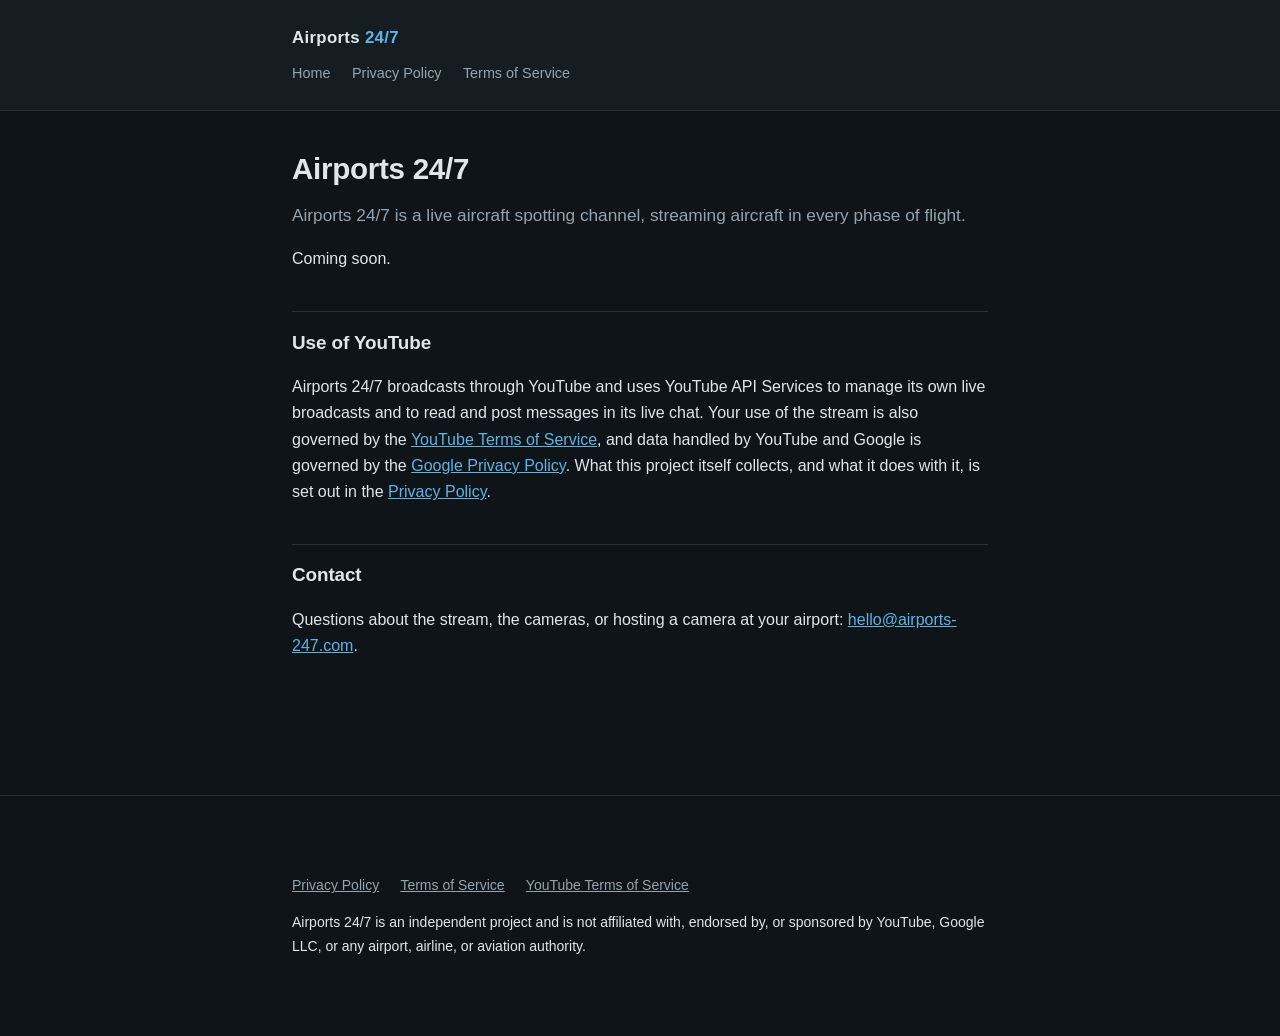
<file: index.html>
<!DOCTYPE html>
<html lang="en">
<head>
<meta charset="utf-8">
<meta name="viewport" content="width=device-width, initial-scale=1">
<title>Airports 24/7</title>
<meta name="description" content="Airports 24/7 is a live aircraft spotting channel, streaming aircraft in every phase of flight.">
<link rel="stylesheet" href="style.css">
</head>
<body>

<header class="site">
  <div class="wrap">
    <a class="brand" href="/">Airports <span>24/7</span></a>
    <nav class="site">
      <a href="/">Home</a>
      <a href="/privacy.html">Privacy Policy</a>
      <a href="/terms.html">Terms of Service</a>
    </nav>
  </div>
</header>

<main class="wrap">

  <h1>Airports 24/7</h1>
  <p class="lede">Airports 24/7 is a live aircraft spotting channel, streaming aircraft in
  every phase of flight.</p>

  <p>Coming soon.</p>

  <h2>Use of YouTube</h2>

  <p>Airports 24/7 broadcasts through YouTube and uses YouTube API Services to manage its own
  live broadcasts and to read and post messages in its live chat. Your use of the stream is
  also governed by the
  <a href="https://www.youtube.com/t/terms" rel="noopener">YouTube Terms of Service</a>, and
  data handled by YouTube and Google is governed by the
  <a href="https://policies.google.com/privacy" rel="noopener">Google Privacy Policy</a>.
  What this project itself collects, and what it does with it, is set out in the
  <a href="/privacy.html">Privacy Policy</a>.</p>

  <h2>Contact</h2>

  <p>Questions about the stream, the cameras, or hosting a camera at your airport:
  <a href="mailto:hello@airports-247.com">hello@airports-247.com</a>.</p>

</main>

<footer class="site">
  <div class="wrap">
    <p class="links">
      <a href="/privacy.html">Privacy Policy</a>
      <a href="/terms.html">Terms of Service</a>
      <a href="https://www.youtube.com/t/terms" rel="noopener">YouTube Terms of Service</a>
    </p>
    <p>Airports 24/7 is an independent project and is not affiliated with, endorsed by, or
    sponsored by YouTube, Google LLC, or any airport, airline, or aviation authority.</p>
  </div>
</footer>

</body>
</html>
</file>
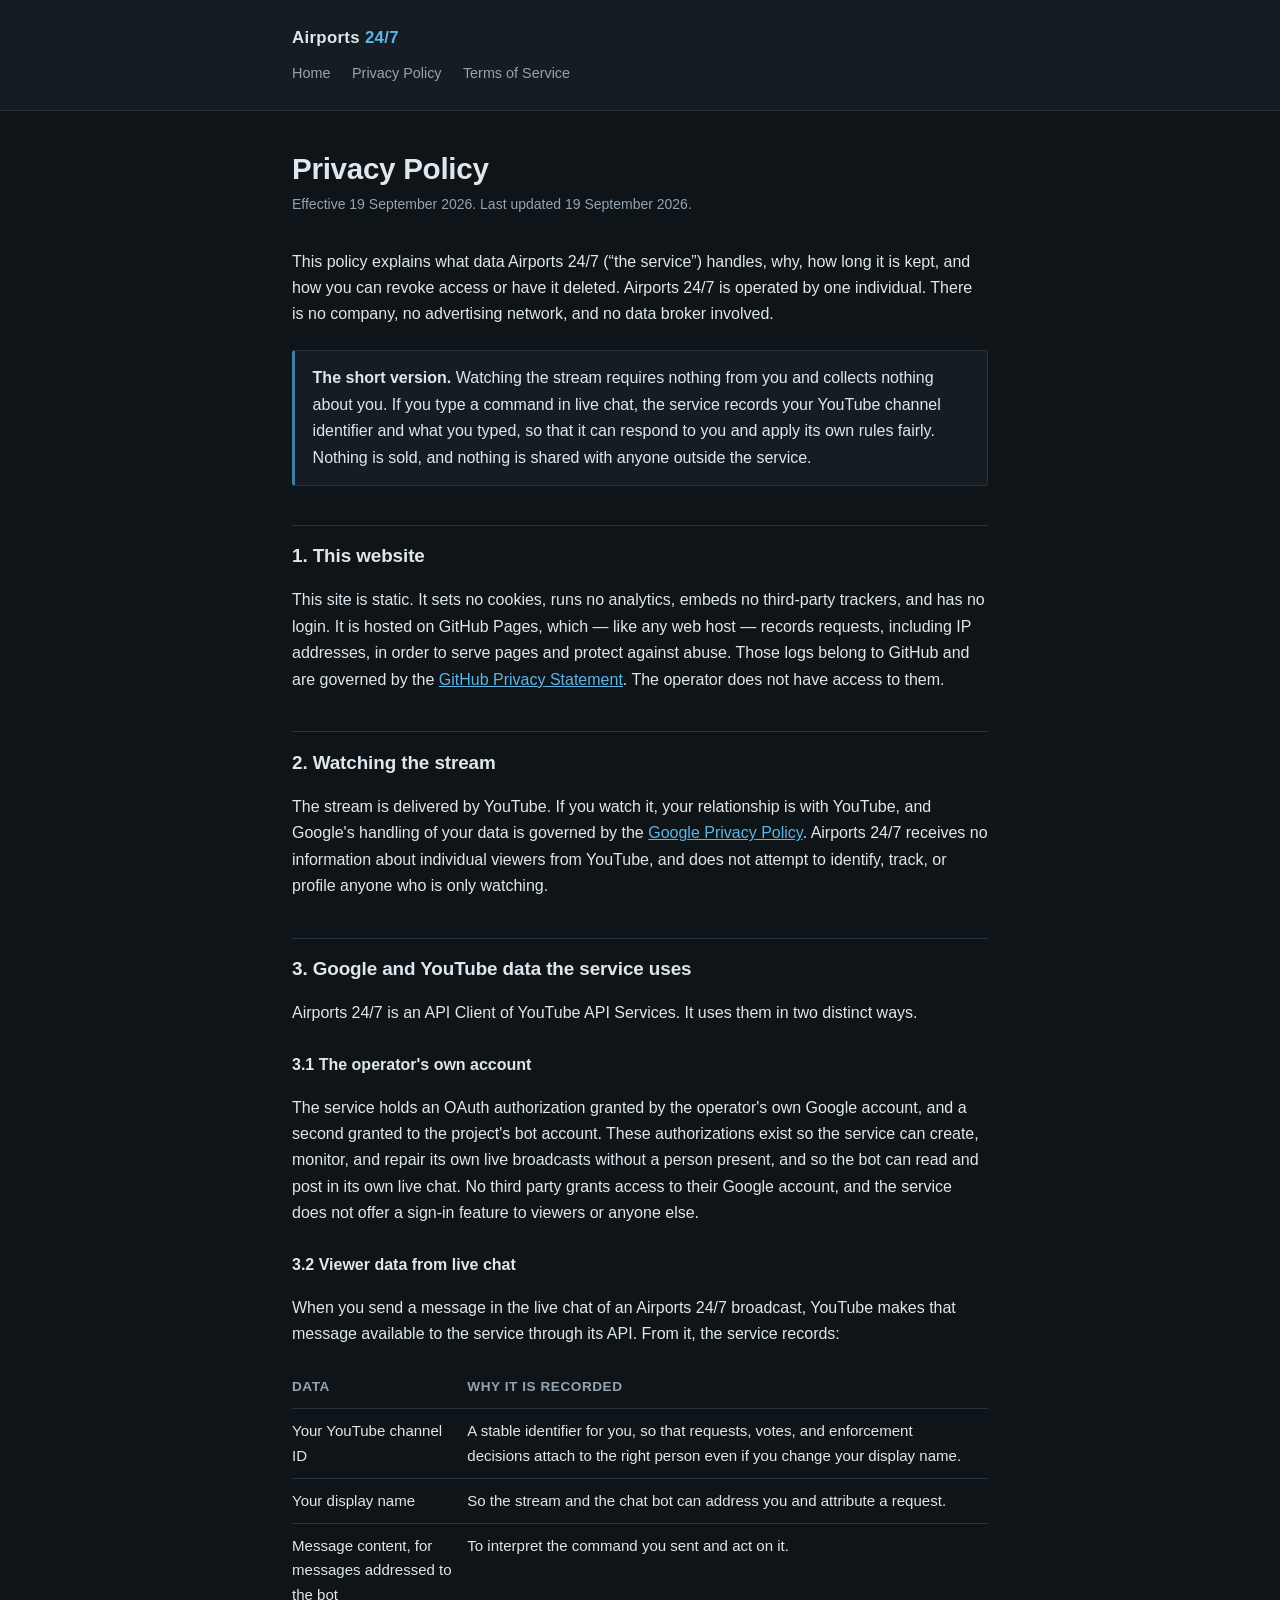
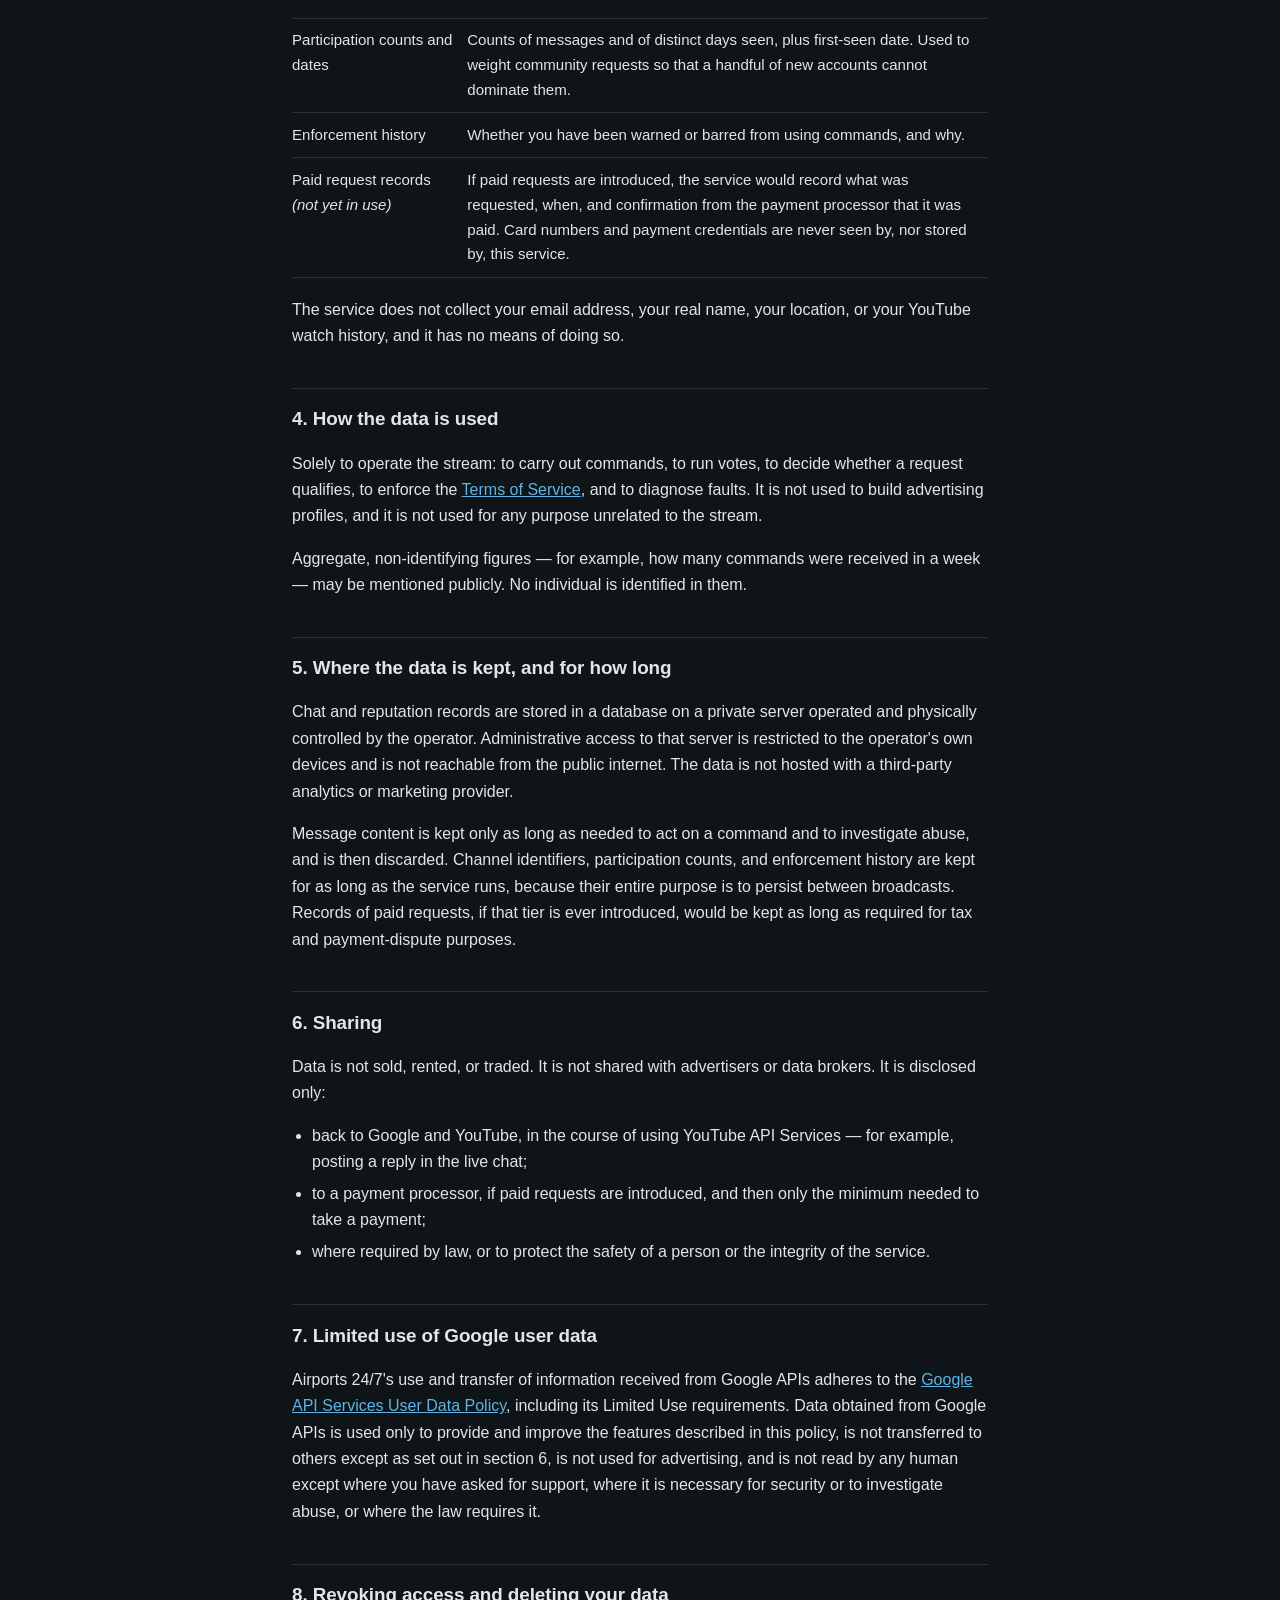
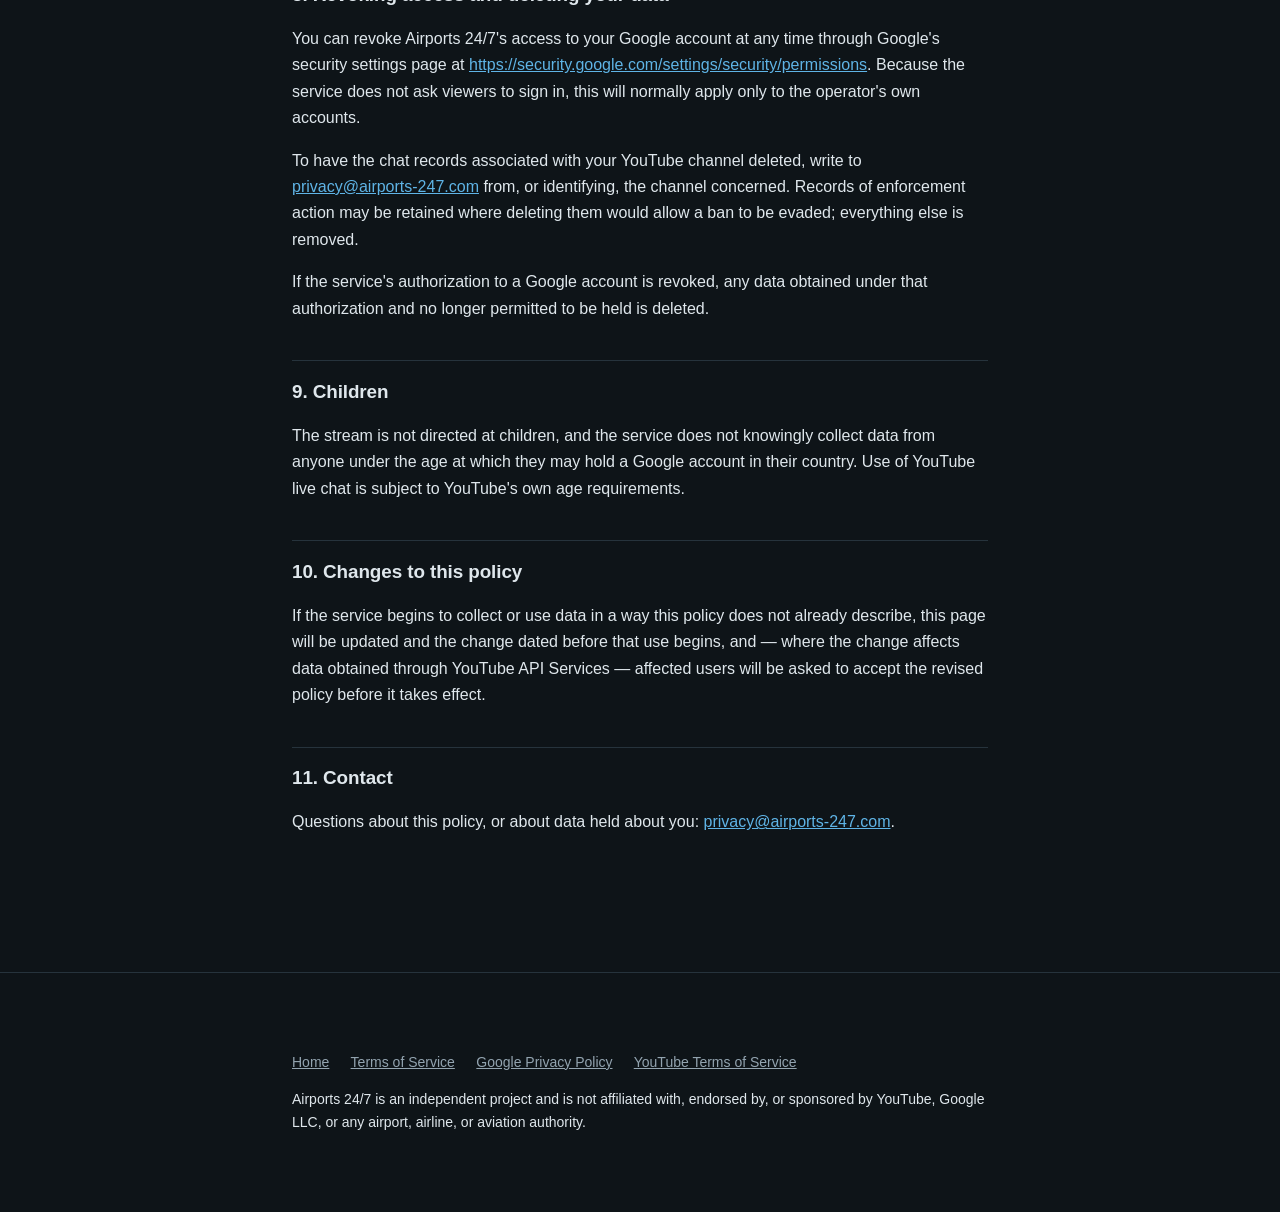
<file: privacy.html>
<!DOCTYPE html>
<html lang="en">
<head>
<meta charset="utf-8">
<meta name="viewport" content="width=device-width, initial-scale=1">
<title>Privacy Policy &mdash; Airports 24/7</title>
<meta name="description" content="How Airports 24/7 handles Google and YouTube user data, viewer chat data, and how to revoke access or request deletion.">
<link rel="stylesheet" href="style.css">
</head>
<body>

<header class="site">
  <div class="wrap">
    <a class="brand" href="/">Airports <span>24/7</span></a>
    <nav class="site">
      <a href="/">Home</a>
      <a href="/privacy.html">Privacy Policy</a>
      <a href="/terms.html">Terms of Service</a>
    </nav>
  </div>
</header>

<main class="wrap">

  <h1>Privacy Policy</h1>
  <p class="meta">Effective 19 September 2026. Last updated 19 September 2026.</p>

  <p>This policy explains what data Airports 24/7 (&ldquo;the service&rdquo;) handles, why,
  how long it is kept, and how you can revoke access or have it deleted. Airports 24/7 is
  operated by one individual. There is no company, no advertising network, and no data
  broker involved.</p>

  <div class="callout">
    <p><strong>The short version.</strong> Watching the stream requires nothing from you and
    collects nothing about you. If you type a command in live chat, the service records your
    YouTube channel identifier and what you typed, so that it can respond to you and apply
    its own rules fairly. Nothing is sold, and nothing is shared with anyone outside the
    service.</p>
  </div>

  <h2>1. This website</h2>

  <p>This site is static. It sets no cookies, runs no analytics, embeds no third-party
  trackers, and has no login. It is hosted on GitHub Pages, which &mdash; like any web host
  &mdash; records requests, including IP addresses, in order to serve pages and protect
  against abuse. Those logs belong to GitHub and are governed by the
  <a href="https://docs.github.com/site-policy/privacy-policies/github-privacy-statement" rel="noopener">GitHub
  Privacy Statement</a>. The operator does not have access to them.</p>

  <h2>2. Watching the stream</h2>

  <p>The stream is delivered by YouTube. If you watch it, your relationship is with YouTube,
  and Google's handling of your data is governed by the
  <a href="https://policies.google.com/privacy" rel="noopener">Google Privacy Policy</a>.
  Airports 24/7 receives no information about individual viewers from YouTube, and does not
  attempt to identify, track, or profile anyone who is only watching.</p>

  <h2>3. Google and YouTube data the service uses</h2>

  <p>Airports 24/7 is an API Client of YouTube API Services. It uses them in two distinct
  ways.</p>

  <h3>3.1 The operator's own account</h3>

  <p>The service holds an OAuth authorization granted by the operator's own Google account,
  and a second granted to the project's bot account. These authorizations exist so the
  service can create, monitor, and repair its own live broadcasts without a person present,
  and so the bot can read and post in its own live chat. No third party grants access to
  their Google account, and the service does not offer a sign-in feature to viewers or
  anyone else.</p>

  <h3>3.2 Viewer data from live chat</h3>

  <p>When you send a message in the live chat of an Airports 24/7 broadcast, YouTube makes
  that message available to the service through its API. From it, the service records:</p>

  <table>
    <thead>
      <tr><th>Data</th><th>Why it is recorded</th></tr>
    </thead>
    <tbody>
      <tr>
        <td>Your YouTube channel ID</td>
        <td>A stable identifier for you, so that requests, votes, and enforcement decisions
        attach to the right person even if you change your display name.</td>
      </tr>
      <tr>
        <td>Your display name</td>
        <td>So the stream and the chat bot can address you and attribute a request.</td>
      </tr>
      <tr>
        <td>Message content, for messages addressed to the bot</td>
        <td>To interpret the command you sent and act on it.</td>
      </tr>
      <tr>
        <td>Participation counts and dates</td>
        <td>Counts of messages and of distinct days seen, plus first-seen date. Used to
        weight community requests so that a handful of new accounts cannot dominate them.</td>
      </tr>
      <tr>
        <td>Enforcement history</td>
        <td>Whether you have been warned or barred from using commands, and why.</td>
      </tr>
      <tr>
        <td>Paid request records <em>(not yet in use)</em></td>
        <td>If paid requests are introduced, the service would record what was requested,
        when, and confirmation from the payment processor that it was paid. Card numbers and
        payment credentials are never seen by, nor stored by, this service.</td>
      </tr>
    </tbody>
  </table>

  <p>The service does not collect your email address, your real name, your location, or your
  YouTube watch history, and it has no means of doing so.</p>

  <h2>4. How the data is used</h2>

  <p>Solely to operate the stream: to carry out commands, to run votes, to decide whether a
  request qualifies, to enforce the <a href="/terms.html">Terms of Service</a>, and to
  diagnose faults. It is not used to build advertising profiles, and it is not used for any
  purpose unrelated to the stream.</p>

  <p>Aggregate, non-identifying figures &mdash; for example, how many commands were received
  in a week &mdash; may be mentioned publicly. No individual is identified in them.</p>

  <h2>5. Where the data is kept, and for how long</h2>

  <p>Chat and reputation records are stored in a database on a private server operated and
  physically controlled by the operator. Administrative access to that server is restricted
  to the operator's own devices and is not reachable from the public internet. The data is
  not hosted with a third-party analytics or marketing provider.</p>

  <p>Message content is kept only as long as needed to act on a command and to investigate
  abuse, and is then discarded. Channel identifiers, participation counts, and enforcement
  history are kept for as long as the service runs, because their entire purpose is to
  persist between broadcasts. Records of paid requests, if that tier is ever introduced,
  would be kept as long as required for tax and payment-dispute purposes.</p>

  <h2>6. Sharing</h2>

  <p>Data is not sold, rented, or traded. It is not shared with advertisers or data brokers.
  It is disclosed only:</p>

  <ul>
    <li>back to Google and YouTube, in the course of using YouTube API Services &mdash; for
    example, posting a reply in the live chat;</li>
    <li>to a payment processor, if paid requests are introduced, and then only the minimum
    needed to take a payment;</li>
    <li>where required by law, or to protect the safety of a person or the integrity of the
    service.</li>
  </ul>

  <h2>7. Limited use of Google user data</h2>

  <p>Airports 24/7's use and transfer of information received from Google APIs adheres to the
  <a href="https://developers.google.com/terms/api-services-user-data-policy" rel="noopener">Google
  API Services User Data Policy</a>, including its Limited Use requirements. Data obtained
  from Google APIs is used only to provide and improve the features described in this policy,
  is not transferred to others except as set out in section 6, is not used for advertising,
  and is not read by any human except where you have asked for support, where it is necessary
  for security or to investigate abuse, or where the law requires it.</p>

  <h2>8. Revoking access and deleting your data</h2>

  <p>You can revoke Airports 24/7's access to your Google account at any time through
  Google's security settings page at
  <a href="https://security.google.com/settings/security/permissions" rel="noopener">https://security.google.com/settings/security/permissions</a>.
  Because the service does not ask viewers to sign in, this will normally apply only to the
  operator's own accounts.</p>

  <p>To have the chat records associated with your YouTube channel deleted, write to
  <a href="mailto:privacy@airports-247.com">privacy@airports-247.com</a> from, or
  identifying, the channel concerned. Records of enforcement action may be retained where
  deleting them would allow a ban to be evaded; everything else is removed.</p>

  <p>If the service's authorization to a Google account is revoked, any data obtained under
  that authorization and no longer permitted to be held is deleted.</p>

  <h2>9. Children</h2>

  <p>The stream is not directed at children, and the service does not knowingly collect data
  from anyone under the age at which they may hold a Google account in their country. Use of
  YouTube live chat is subject to YouTube's own age requirements.</p>

  <h2>10. Changes to this policy</h2>

  <p>If the service begins to collect or use data in a way this policy does not already
  describe, this page will be updated and the change dated before that use begins, and
  &mdash; where the change affects data obtained through YouTube API Services &mdash;
  affected users will be asked to accept the revised policy before it takes effect.</p>

  <h2>11. Contact</h2>

  <p>Questions about this policy, or about data held about you:
  <a href="mailto:privacy@airports-247.com">privacy@airports-247.com</a>.</p>

</main>

<footer class="site">
  <div class="wrap">
    <p class="links">
      <a href="/">Home</a>
      <a href="/terms.html">Terms of Service</a>
      <a href="https://policies.google.com/privacy" rel="noopener">Google Privacy Policy</a>
      <a href="https://www.youtube.com/t/terms" rel="noopener">YouTube Terms of Service</a>
    </p>
    <p>Airports 24/7 is an independent project and is not affiliated with, endorsed by, or
    sponsored by YouTube, Google LLC, or any airport, airline, or aviation authority.</p>
  </div>
</footer>

</body>
</html>
</file>
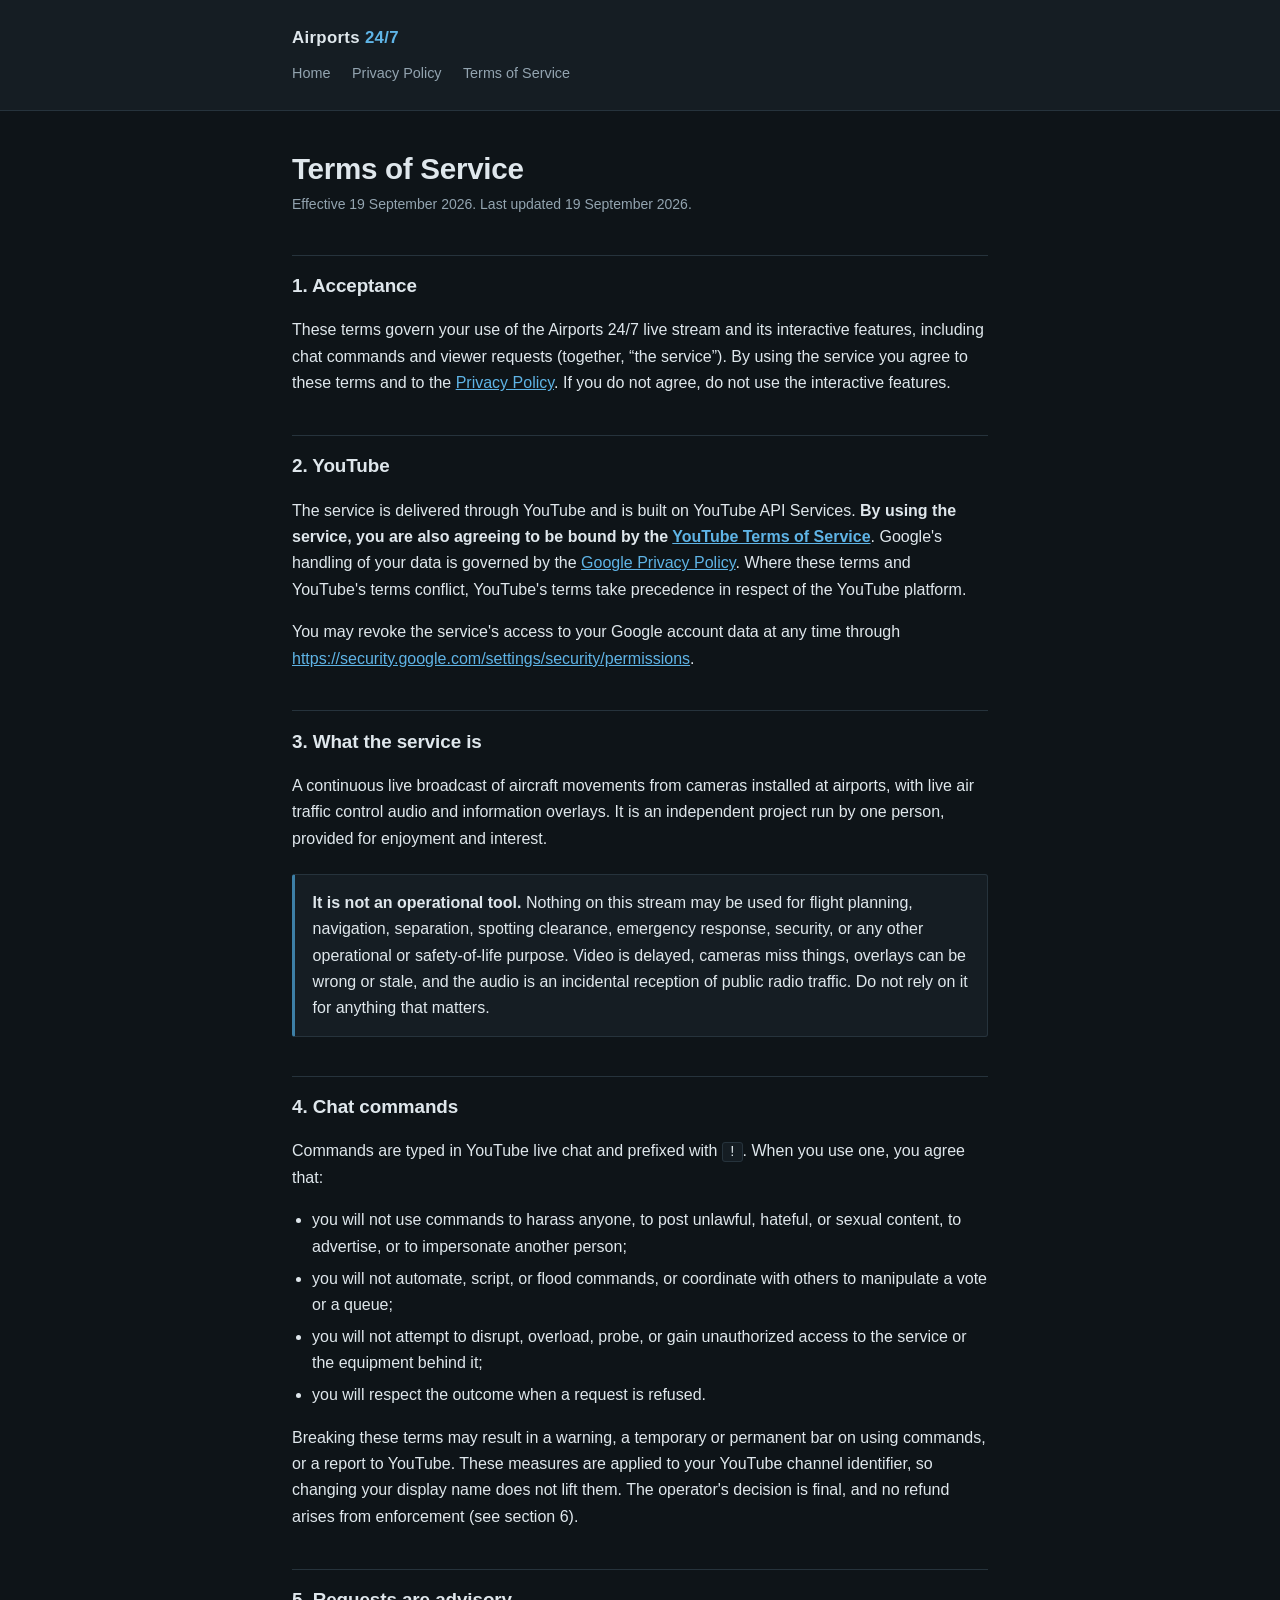
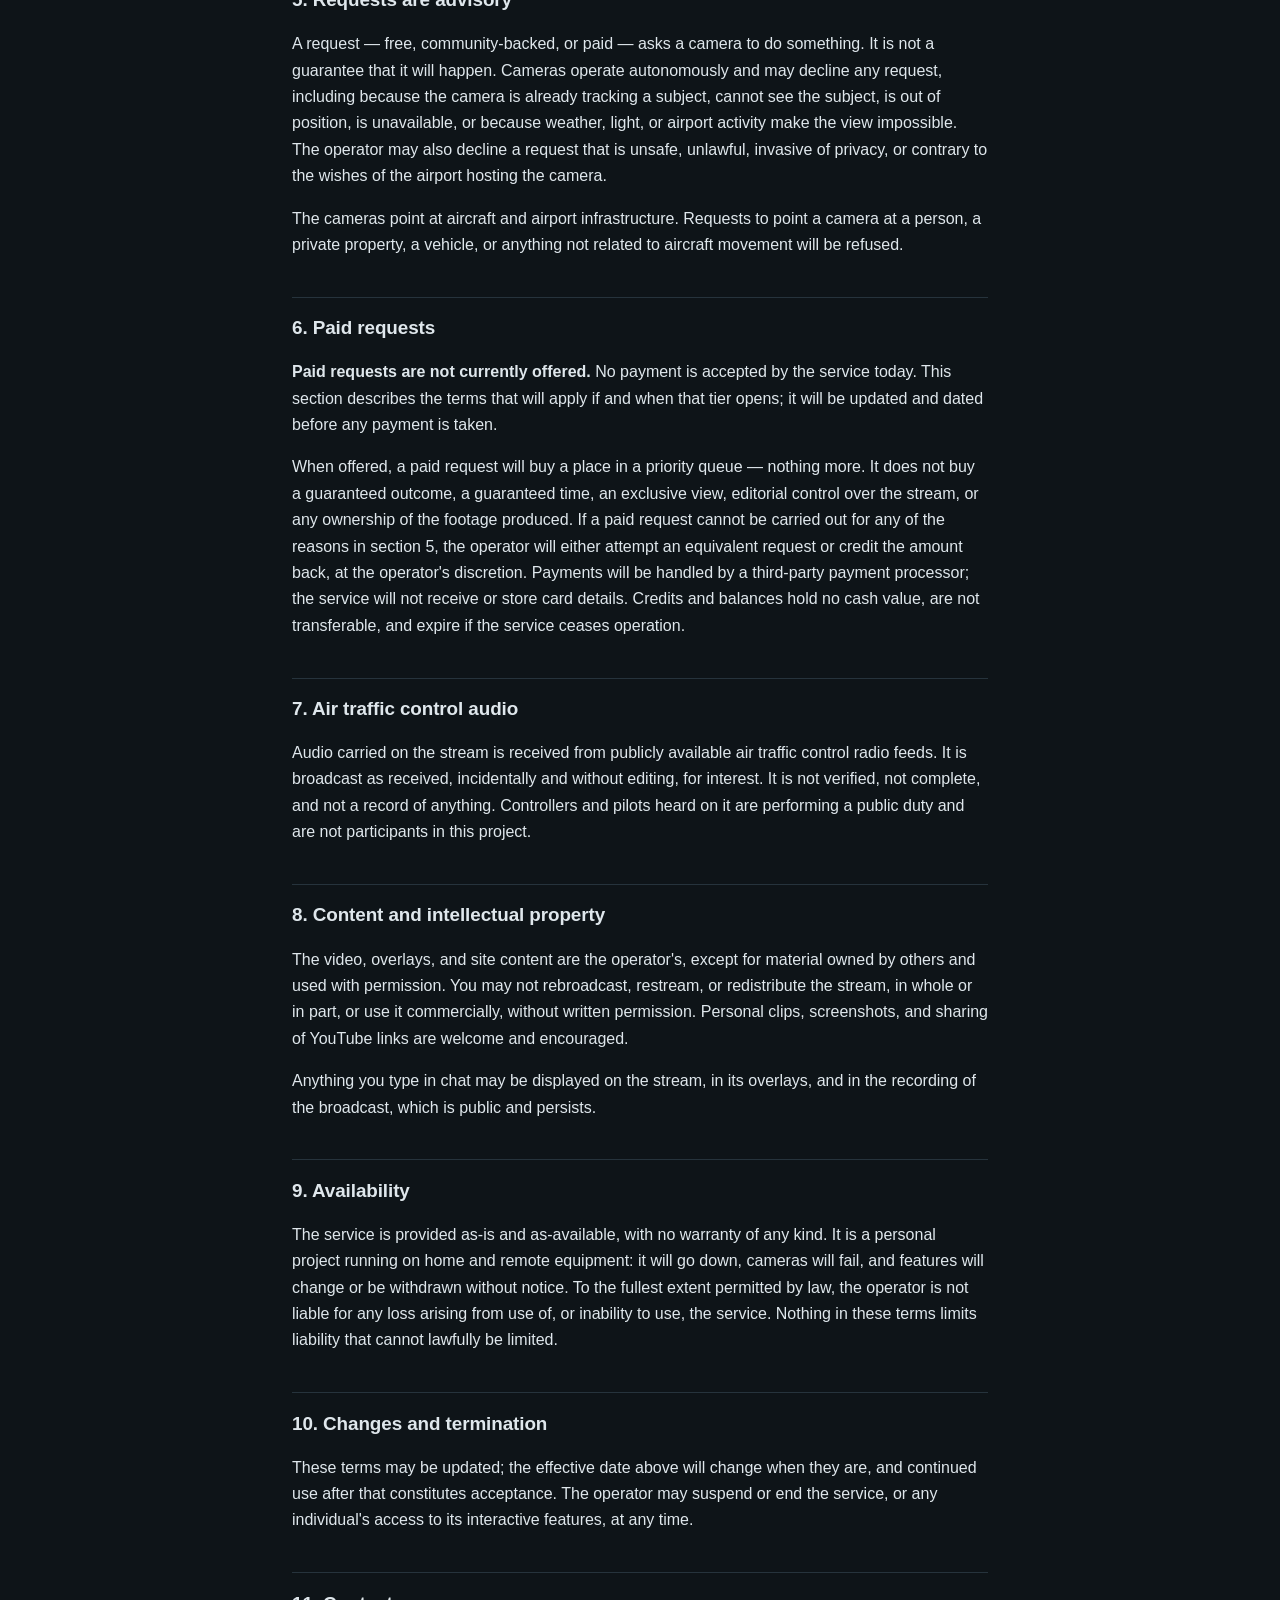
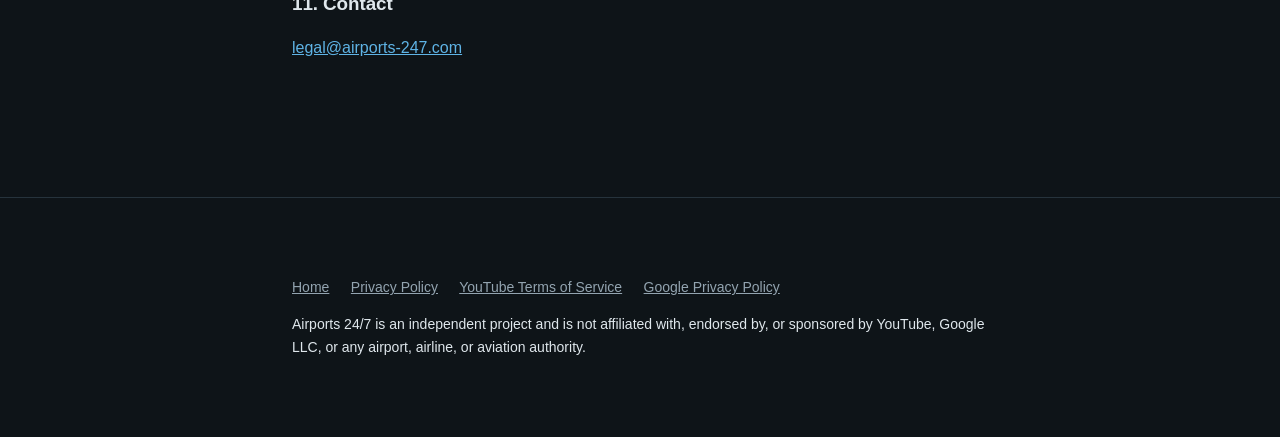
<file: terms.html>
<!DOCTYPE html>
<html lang="en">
<head>
<meta charset="utf-8">
<meta name="viewport" content="width=device-width, initial-scale=1">
<title>Terms of Service &mdash; Airports 24/7</title>
<meta name="description" content="Terms governing use of the Airports 24/7 live stream, its chat commands, and its viewer request system.">
<link rel="stylesheet" href="style.css">
</head>
<body>

<header class="site">
  <div class="wrap">
    <a class="brand" href="/">Airports <span>24/7</span></a>
    <nav class="site">
      <a href="/">Home</a>
      <a href="/privacy.html">Privacy Policy</a>
      <a href="/terms.html">Terms of Service</a>
    </nav>
  </div>
</header>

<main class="wrap">

  <h1>Terms of Service</h1>
  <p class="meta">Effective 19 September 2026. Last updated 19 September 2026.</p>

  <h2>1. Acceptance</h2>

  <p>These terms govern your use of the Airports 24/7 live stream and its interactive
  features, including chat commands and viewer requests (together, &ldquo;the
  service&rdquo;). By using the service you agree to these terms and to the
  <a href="/privacy.html">Privacy Policy</a>. If you do not agree, do not use the interactive
  features.</p>

  <h2>2. YouTube</h2>

  <p>The service is delivered through YouTube and is built on YouTube API Services.
  <strong>By using the service, you are also agreeing to be bound by the
  <a href="https://www.youtube.com/t/terms" rel="noopener">YouTube Terms of
  Service</a></strong>. Google's handling of your data is governed by the
  <a href="https://policies.google.com/privacy" rel="noopener">Google Privacy Policy</a>.
  Where these terms and YouTube's terms conflict, YouTube's terms take precedence in respect
  of the YouTube platform.</p>

  <p>You may revoke the service's access to your Google account data at any time through
  <a href="https://security.google.com/settings/security/permissions" rel="noopener">https://security.google.com/settings/security/permissions</a>.</p>

  <h2>3. What the service is</h2>

  <p>A continuous live broadcast of aircraft movements from cameras installed at airports,
  with live air traffic control audio and information overlays. It is an independent project
  run by one person, provided for enjoyment and interest.</p>

  <div class="callout">
    <p><strong>It is not an operational tool.</strong> Nothing on this stream may be used for
    flight planning, navigation, separation, spotting clearance, emergency response, security,
    or any other operational or safety-of-life purpose. Video is delayed, cameras miss things,
    overlays can be wrong or stale, and the audio is an incidental reception of public radio
    traffic. Do not rely on it for anything that matters.</p>
  </div>

  <h2>4. Chat commands</h2>

  <p>Commands are typed in YouTube live chat and prefixed with <code>!</code>. When you use
  one, you agree that:</p>

  <ul>
    <li>you will not use commands to harass anyone, to post unlawful, hateful, or sexual
    content, to advertise, or to impersonate another person;</li>
    <li>you will not automate, script, or flood commands, or coordinate with others to
    manipulate a vote or a queue;</li>
    <li>you will not attempt to disrupt, overload, probe, or gain unauthorized access to the
    service or the equipment behind it;</li>
    <li>you will respect the outcome when a request is refused.</li>
  </ul>

  <p>Breaking these terms may result in a warning, a temporary or permanent bar on using
  commands, or a report to YouTube. These measures are applied to your YouTube channel
  identifier, so changing your display name does not lift them. The operator's decision is
  final, and no refund arises from enforcement (see section 6).</p>

  <h2>5. Requests are advisory</h2>

  <p>A request &mdash; free, community-backed, or paid &mdash; asks a camera to do something.
  It is not a guarantee that it will happen. Cameras operate autonomously and may decline any
  request, including because the camera is already tracking a subject, cannot see the subject,
  is out of position, is unavailable, or because weather, light, or airport activity make the
  view impossible. The operator may also decline a request that is unsafe, unlawful, invasive
  of privacy, or contrary to the wishes of the airport hosting the camera.</p>

  <p>The cameras point at aircraft and airport infrastructure. Requests to point a camera at
  a person, a private property, a vehicle, or anything not related to aircraft movement will
  be refused.</p>

  <h2>6. Paid requests</h2>

  <p><strong>Paid requests are not currently offered.</strong> No payment is accepted by the
  service today. This section describes the terms that will apply if and when that tier
  opens; it will be updated and dated before any payment is taken.</p>

  <p>When offered, a paid request will buy a place in a priority queue &mdash; nothing more.
  It does not buy a guaranteed outcome, a guaranteed time, an exclusive view, editorial
  control over the stream, or any ownership of the footage produced. If a paid request cannot
  be carried out for any of the reasons in section 5, the operator will either attempt an
  equivalent request or credit the amount back, at the operator's discretion. Payments will be
  handled by a third-party payment processor; the service will not receive or store card
  details. Credits and balances hold no cash value, are not transferable, and expire if the
  service ceases operation.</p>

  <h2>7. Air traffic control audio</h2>

  <p>Audio carried on the stream is received from publicly available air traffic control
  radio feeds. It is broadcast as received, incidentally and without editing, for interest.
  It is not verified, not complete, and not a record of anything. Controllers and pilots heard
  on it are performing a public duty and are not participants in this project.</p>

  <h2>8. Content and intellectual property</h2>

  <p>The video, overlays, and site content are the operator's, except for material owned by
  others and used with permission. You may not rebroadcast, restream, or redistribute the
  stream, in whole or in part, or use it commercially, without written permission. Personal
  clips, screenshots, and sharing of YouTube links are welcome and encouraged.</p>

  <p>Anything you type in chat may be displayed on the stream, in its overlays, and in the
  recording of the broadcast, which is public and persists.</p>

  <h2>9. Availability</h2>

  <p>The service is provided as-is and as-available, with no warranty of any kind. It is a
  personal project running on home and remote equipment: it will go down, cameras will fail,
  and features will change or be withdrawn without notice. To the fullest extent permitted by
  law, the operator is not liable for any loss arising from use of, or inability to use, the
  service. Nothing in these terms limits liability that cannot lawfully be limited.</p>

  <h2>10. Changes and termination</h2>

  <p>These terms may be updated; the effective date above will change when they are, and
  continued use after that constitutes acceptance. The operator may suspend or end the
  service, or any individual's access to its interactive features, at any time.</p>

  <h2>11. Contact</h2>

  <p><a href="mailto:legal@airports-247.com">legal@airports-247.com</a></p>

</main>

<footer class="site">
  <div class="wrap">
    <p class="links">
      <a href="/">Home</a>
      <a href="/privacy.html">Privacy Policy</a>
      <a href="https://www.youtube.com/t/terms" rel="noopener">YouTube Terms of Service</a>
      <a href="https://policies.google.com/privacy" rel="noopener">Google Privacy Policy</a>
    </p>
    <p>Airports 24/7 is an independent project and is not affiliated with, endorsed by, or
    sponsored by YouTube, Google LLC, or any airport, airline, or aviation authority.</p>
  </div>
</footer>

</body>
</html>
</file>
<file: style.css>
:root {
  --bg: #0e1418;
  --panel: #151d23;
  --ink: #dfe7ec;
  --ink-dim: #93a4b0;
  --rule: #26333c;
  --accent: #5fb4e6;
  --accent-dim: #3d7fa6;
  --measure: 46rem;
}

* { box-sizing: border-box; }

html {
  -webkit-text-size-adjust: 100%;
}

body {
  margin: 0;
  background: var(--bg);
  color: var(--ink);
  font: 16px/1.65 -apple-system, BlinkMacSystemFont, "Segoe UI", Roboto,
        "Helvetica Neue", Arial, sans-serif;
}

.wrap {
  max-width: var(--measure);
  margin: 0 auto;
  padding: 2.5rem 1.25rem 4rem;
}

header.site {
  border-bottom: 1px solid var(--rule);
  background: var(--panel);
}

header.site .wrap {
  padding-top: 1.5rem;
  padding-bottom: 1.5rem;
}

.brand {
  font-size: 1.05rem;
  font-weight: 600;
  letter-spacing: 0.02em;
  color: var(--ink);
  text-decoration: none;
  display: inline-block;
}

.brand span {
  color: var(--accent);
}

nav.site {
  margin-top: 0.65rem;
  font-size: 0.9rem;
}

nav.site a {
  color: var(--ink-dim);
  text-decoration: none;
  margin-right: 1.1rem;
}

nav.site a:hover,
nav.site a:focus {
  color: var(--accent);
  text-decoration: underline;
}

h1 {
  font-size: 1.85rem;
  line-height: 1.25;
  margin: 0 0 0.35rem;
  letter-spacing: -0.01em;
}

h2 {
  font-size: 1.18rem;
  margin: 2.4rem 0 0.6rem;
  padding-top: 0.9rem;
  border-top: 1px solid var(--rule);
  letter-spacing: -0.005em;
}

h3 {
  font-size: 1rem;
  margin: 1.6rem 0 0.4rem;
  color: var(--ink);
}

p, li { color: var(--ink); }

a { color: var(--accent); }

a:hover, a:focus { color: #8fcdf2; }

.lede {
  font-size: 1.08rem;
  color: var(--ink-dim);
  margin-top: 0.8rem;
}

.meta {
  font-size: 0.875rem;
  color: var(--ink-dim);
  margin: 0.2rem 0 2rem;
}

ul, ol { padding-left: 1.25rem; }

li { margin: 0.35rem 0; }

dl.terms { margin: 1rem 0; }

dl.terms dt {
  font-weight: 600;
  margin-top: 1rem;
}

dl.terms dd {
  margin: 0.2rem 0 0 0;
  color: var(--ink-dim);
}

.callout {
  background: var(--panel);
  border: 1px solid var(--rule);
  border-left: 3px solid var(--accent-dim);
  padding: 0.9rem 1.1rem;
  margin: 1.4rem 0;
  border-radius: 3px;
}

.callout p:first-child { margin-top: 0; }
.callout p:last-child { margin-bottom: 0; }

table {
  width: 100%;
  border-collapse: collapse;
  margin: 1.2rem 0;
  font-size: 0.94rem;
  display: block;
  overflow-x: auto;
}

th, td {
  text-align: left;
  padding: 0.6rem 0.75rem 0.6rem 0;
  border-bottom: 1px solid var(--rule);
  vertical-align: top;
}

th {
  color: var(--ink-dim);
  font-weight: 600;
  font-size: 0.85rem;
  text-transform: uppercase;
  letter-spacing: 0.04em;
}

code {
  background: var(--panel);
  border: 1px solid var(--rule);
  border-radius: 3px;
  padding: 0.08em 0.35em;
  font-size: 0.9em;
  font-family: ui-monospace, SFMono-Regular, Menlo, Consolas, monospace;
}

footer.site {
  border-top: 1px solid var(--rule);
  margin-top: 3.5rem;
  padding-top: 1.5rem;
  font-size: 0.875rem;
  color: var(--ink-dim);
}

footer.site a { color: var(--ink-dim); }
footer.site a:hover { color: var(--accent); }

footer.site .links a { margin-right: 1.1rem; }

@media (max-width: 480px) {
  .wrap { padding: 1.75rem 1rem 3rem; }
  h1 { font-size: 1.5rem; }
}
</file>
